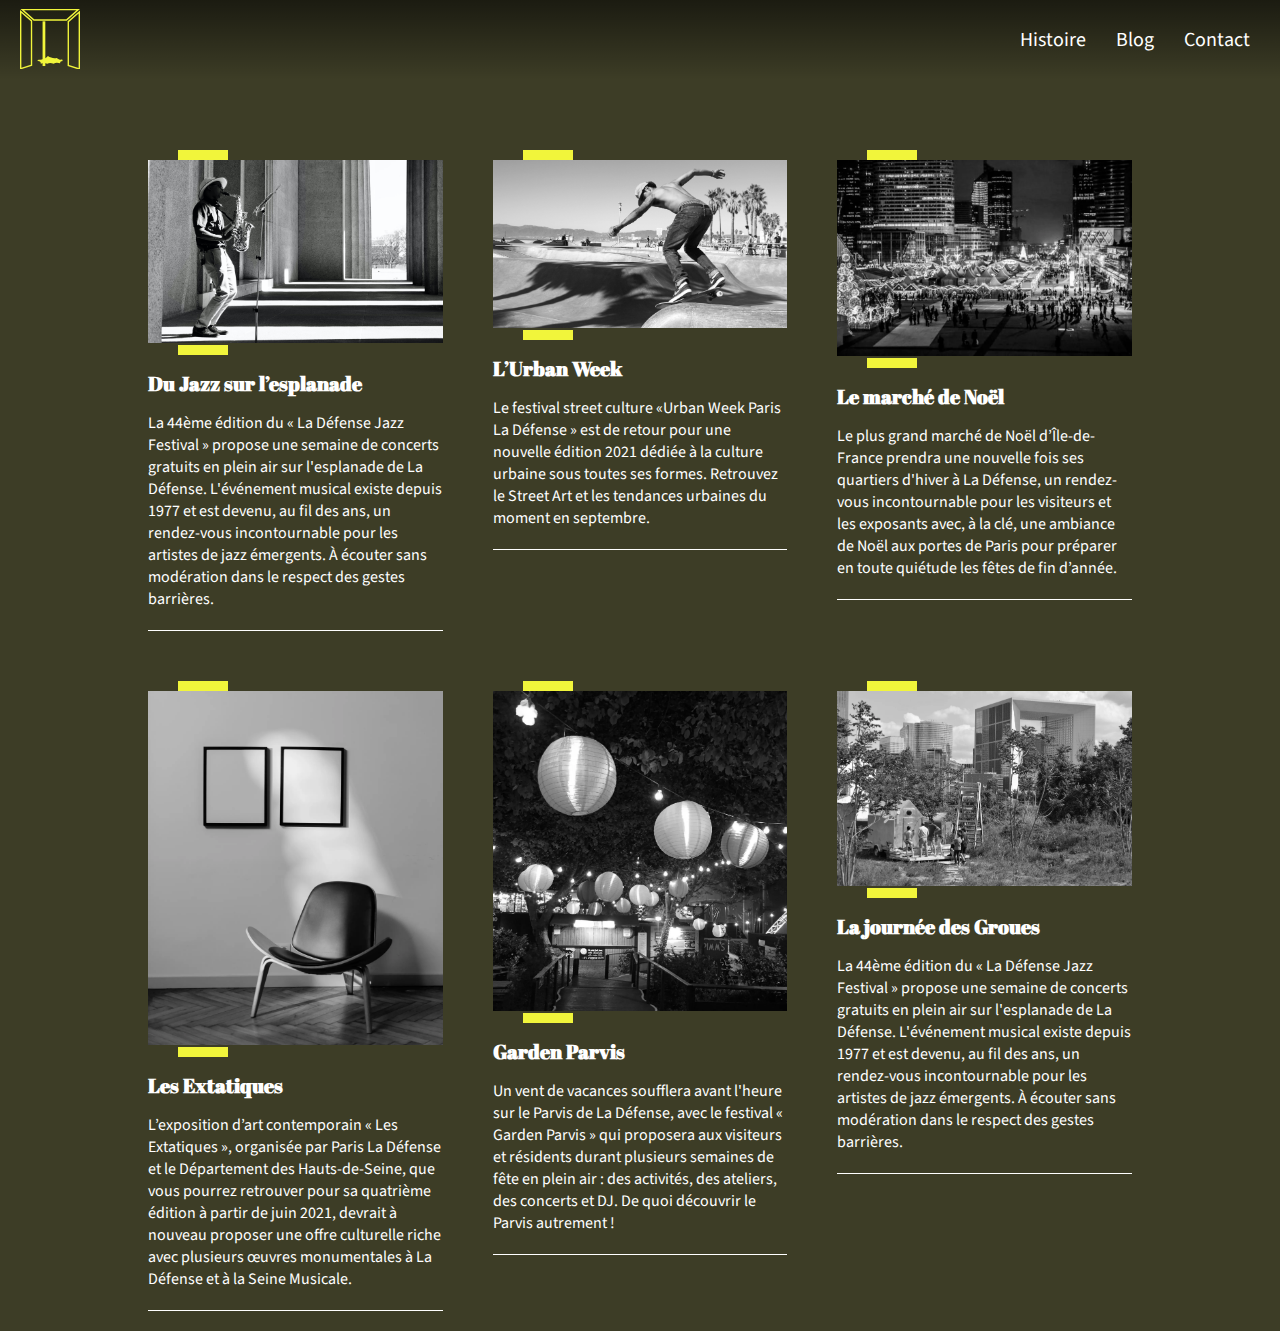
<file: pages/blog.html>
<!DOCTYPE html>
<html lang="en">
<head>
    <meta charset="UTF-8">
    <meta http-equiv="X-UA-Compatible" content="IE=edge">
    <meta name="viewport" content="width=device-width, initial-scale=1.0">
    <!-- FONTS -->
    <link rel="preconnect" href="https://fonts.googleapis.com">
    <link rel="preconnect" href="https://fonts.gstatic.com" crossorigin>
    <link href="https://fonts.googleapis.com/css2?family=Abril+Fatface&family=Source+Sans+Pro:wght@200;300&display=swap" rel="stylesheet">  
    <!-- STYLE -->
    <link rel="stylesheet" href="../assets/style/css/main.css">
    <!-- FAVICON -->
    <link rel="icon" href="./assets/images/logos/favicon.png" type="image/png">
    <title>La Défense</title>
</head>
<body>

    <header>
        <a href="../index.html"><svg id="Calque_1" data-name="Calque 1" xmlns="http://www.w3.org/2000/svg" viewBox="0 0 1531 1556"><path d="M35,101.78l241.31,210.6V1419.86L35,1498.83v-1397m-35-77V1547.11l311.31-101.88V296.47L0,24.78Z" transform="translate(0 0)"/><path d="M1438.63,35,1181,263H361.44L102.75,35H1438.63M1531,0H10.09L348.22,298h846.07L1531,0Z" transform="translate(0 0)"/><path d="M1496,113.65V1507.94l-246-79.34v-1100l246-215m35-77.05L1215,312.71V1454.09L1531,1556V36.6Z" transform="translate(0 0)"/><line class="cls-1" x1="611.05" y1="314.19" x2="611.05" y2="1455.57"/><path d="M423.86,1331.34c75.69-11.51,108.91,11.51,107.37,62.77,52.16-22.84,106.61-21.16,162.88,0,49.45-23.88,104.58-21.66,163.92,0,47.34-24.37,102.78-25.31,165-6.74.46-39,22.76-60.18,72.1-59.14-10.67-6.93-18-17.23-16.6-36.31-50,10.74-96.55-1.3-139-41-86.56,13.22-162.75-2.74-227.72-50.32-48.2,51.43-105.37,97.61-243.28,96.75C467.22,1309.83,452.59,1321.17,423.86,1331.34Z" transform="translate(0 0)"/></svg></a>

        <ul class="nav">
            <li class="items-nav"><a href="../pages/histoire.html">Histoire</a></li>
            <li class="items-nav"><a href="../pages/blog.html">Blog</a></li>
            <li class="items-nav"><a href="../pages/contact.html">Contact</a></li>
        </ul>
    </header>

    <div class="blog">

        <div class="articles">
            <div class="yellow_line"></div>
            <img src="../assets/images/blog/image_blog1.webp" alt="homme jouant du jazz sur l'esplanade de la défense">
            <div class="yellow_line"></div>
            <h3>Du Jazz sur l’esplanade</h3>
            <p>La 44ème édition du « La Défense Jazz Festival » propose une semaine de concerts gratuits en plein air sur l'esplanade de La Défense. L'événement musical existe depuis 1977 et est devenu, au fil des ans, un rendez-vous incontournable pour les artistes de jazz émergents. À écouter sans modération dans le respect des gestes barrières.</p>
        </div>

        <div class="articles">
            <div class="yellow_line"></div>
            <img src="../assets/images/blog/image_blog2.webp" alt="homme jouant du jazz sur l'esplanade de la défense">
            <div class="yellow_line"></div>
            <h3>L’Urban Week</h3>
            <p>Le festival street culture «Urban Week Paris La Défense » est de retour pour une nouvelle édition 2021 dédiée à la culture urbaine sous toutes ses formes. Retrouvez le Street Art et les tendances urbaines du moment en septembre.</p>
        </div>

        <div class="articles">
            <div class="yellow_line"></div>
            <img src="../assets/images/blog/image_blog3.webp" alt="homme jouant du jazz sur l'esplanade de la défense">
            <div class="yellow_line"></div>
            <h3>Le marché de Noël</h3>
            <p>Le plus grand marché de Noël d’Île-de-France prendra une nouvelle fois ses quartiers d'hiver à La Défense, un rendez-vous incontournable pour les visiteurs et les exposants avec, à la clé, une ambiance de Noël aux portes de Paris pour préparer en toute quiétude les fêtes de fin d’année.</p>
        </div>

        <div class="articles">
            <div class="yellow_line"></div>
            <img src="../assets/images/blog/image_blog4.webp" alt="homme jouant du jazz sur l'esplanade de la défense">
            <div class="yellow_line"></div>
            <h3>Les Extatiques</h3>
            <p>L’exposition d’art contemporain « Les Extatiques », organisée par Paris La Défense et le Département des Hauts-de-Seine, que vous pourrez retrouver pour sa quatrième édition à partir de juin 2021, devrait à nouveau proposer une offre culturelle riche avec plusieurs œuvres monumentales à La Défense et à la Seine Musicale.</p>
        </div>


        <div class="articles">
            <div class="yellow_line"></div>
            <img src="../assets/images/blog/image_blog5.webp" alt="homme jouant du jazz sur l'esplanade de la défense">
            <div class="yellow_line"></div>
            <h3>Garden Parvis</h3>
            <p>Un vent de vacances soufflera avant l'heure sur le Parvis de La Défense, avec le festival « Garden Parvis » qui proposera aux visiteurs et résidents durant plusieurs semaines de fête en plein air : des activités, des ateliers, des concerts et DJ. De quoi découvrir le Parvis autrement !</p>
        </div>


        <div class="articles">
            <div class="yellow_line"></div>
            <img src="../assets/images/blog/image_blog6.webp" alt="homme jouant du jazz sur l'esplanade de la défense">
            <div class="yellow_line"></div>
            <h3>La journée des Groues</h3>
            <p>La 44ème édition du « La Défense Jazz Festival » propose une semaine de concerts gratuits en plein air sur l'esplanade de La Défense. L'événement musical existe depuis 1977 et est devenu, au fil des ans, un rendez-vous incontournable pour les artistes de jazz émergents. À écouter sans modération dans le respect des gestes barrières.</p>
        </div>


    </div>
    
</body>
</file>
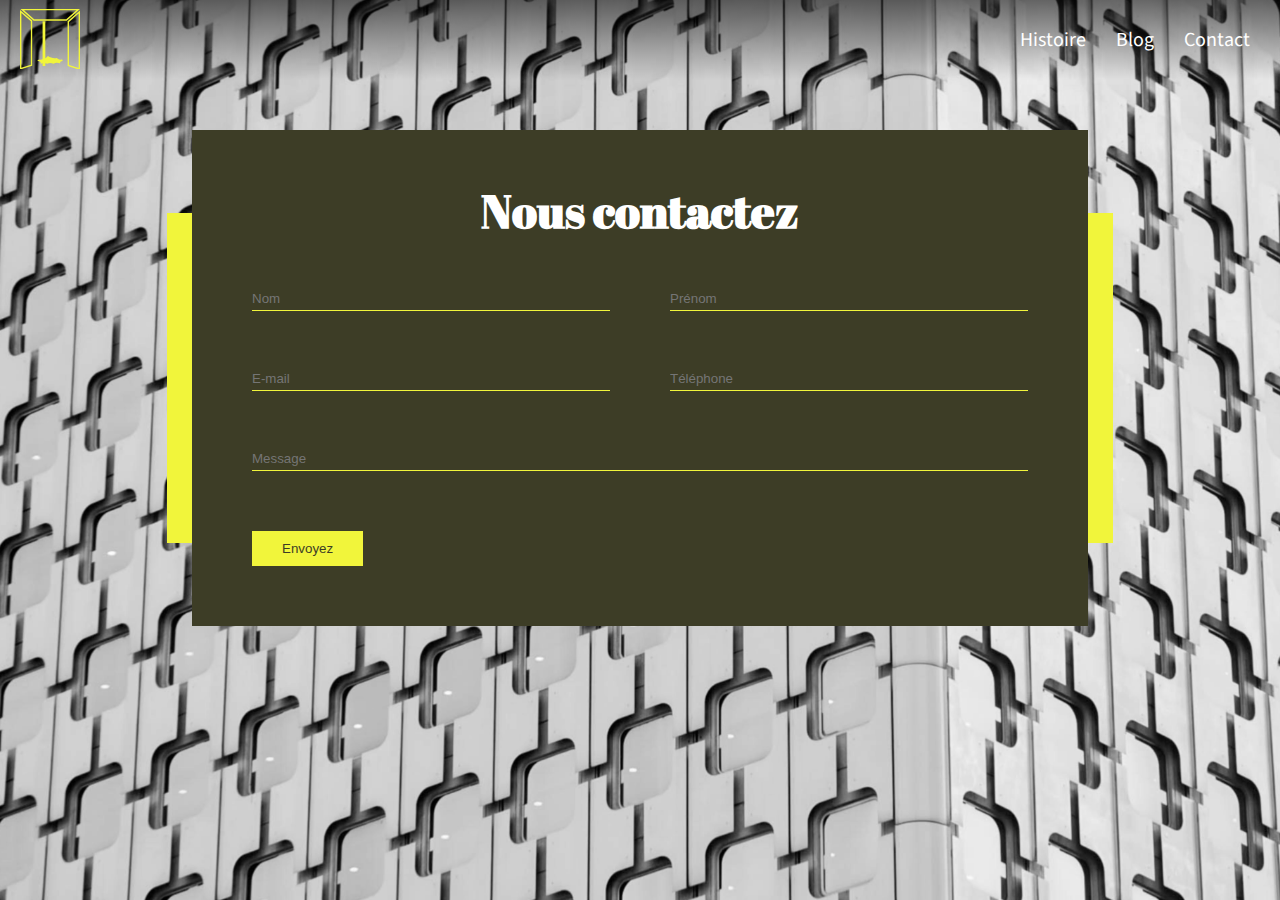
<file: pages/contact.html>
<!DOCTYPE html>
<html lang="en">
<head>
    <meta charset="UTF-8">
    <meta http-equiv="X-UA-Compatible" content="IE=edge">
    <meta name="viewport" content="width=device-width, initial-scale=1.0">
    <!-- FONTS -->
    <link rel="preconnect" href="https://fonts.googleapis.com">
    <link rel="preconnect" href="https://fonts.gstatic.com" crossorigin>
    <link href="https://fonts.googleapis.com/css2?family=Abril+Fatface&family=Source+Sans+Pro:wght@200;300&display=swap" rel="stylesheet">  
    <!-- STYLE -->
    <link rel="stylesheet" href="../assets/style/css/main.css">
    <!-- FAVICON -->
    <link rel="icon" href="./assets/images/logos/favicon.png" type="image/png">
    <title>La Défense</title>
</head>
<body>

    <header>
        <a href="../index.html"><svg id="Calque_1" data-name="Calque 1" xmlns="http://www.w3.org/2000/svg" viewBox="0 0 1531 1556"><path d="M35,101.78l241.31,210.6V1419.86L35,1498.83v-1397m-35-77V1547.11l311.31-101.88V296.47L0,24.78Z" transform="translate(0 0)"/><path d="M1438.63,35,1181,263H361.44L102.75,35H1438.63M1531,0H10.09L348.22,298h846.07L1531,0Z" transform="translate(0 0)"/><path d="M1496,113.65V1507.94l-246-79.34v-1100l246-215m35-77.05L1215,312.71V1454.09L1531,1556V36.6Z" transform="translate(0 0)"/><line class="cls-1" x1="611.05" y1="314.19" x2="611.05" y2="1455.57"/><path d="M423.86,1331.34c75.69-11.51,108.91,11.51,107.37,62.77,52.16-22.84,106.61-21.16,162.88,0,49.45-23.88,104.58-21.66,163.92,0,47.34-24.37,102.78-25.31,165-6.74.46-39,22.76-60.18,72.1-59.14-10.67-6.93-18-17.23-16.6-36.31-50,10.74-96.55-1.3-139-41-86.56,13.22-162.75-2.74-227.72-50.32-48.2,51.43-105.37,97.61-243.28,96.75C467.22,1309.83,452.59,1321.17,423.86,1331.34Z" transform="translate(0 0)"/></svg></a>

        <ul class="nav">
            <li class="items-nav"><a href="../pages/histoire.html">Histoire</a></li>
            <li class="items-nav"><a href="../pages/blog.html">Blog</a></li>
            <li class="items-nav"><a href="../pages/contact.html">Contact</a></li>
        </ul>
    </header>

    <div class="contact">

        <div class="container_contact">

            <div class="yellow_line_contact"></div>
            <div class="form_contact">
                <h2>Nous contactez</h2>
                <form action="">
                    <input type="text" placeholder="Nom">
                    
                    <input type="text" placeholder="Prénom">
                    
                    <input type="mail" placeholder="E-mail">
                    
                    <input type="phone" placeholder="Téléphone">
                    
                    <input type="text" placeholder="Message" class="message">
                    
                    <button>Envoyez</button>
                </form>
            </div>
            <div class="yellow_line_contact"></div>
            
        </div>

    </div>
    
</body>
</file>
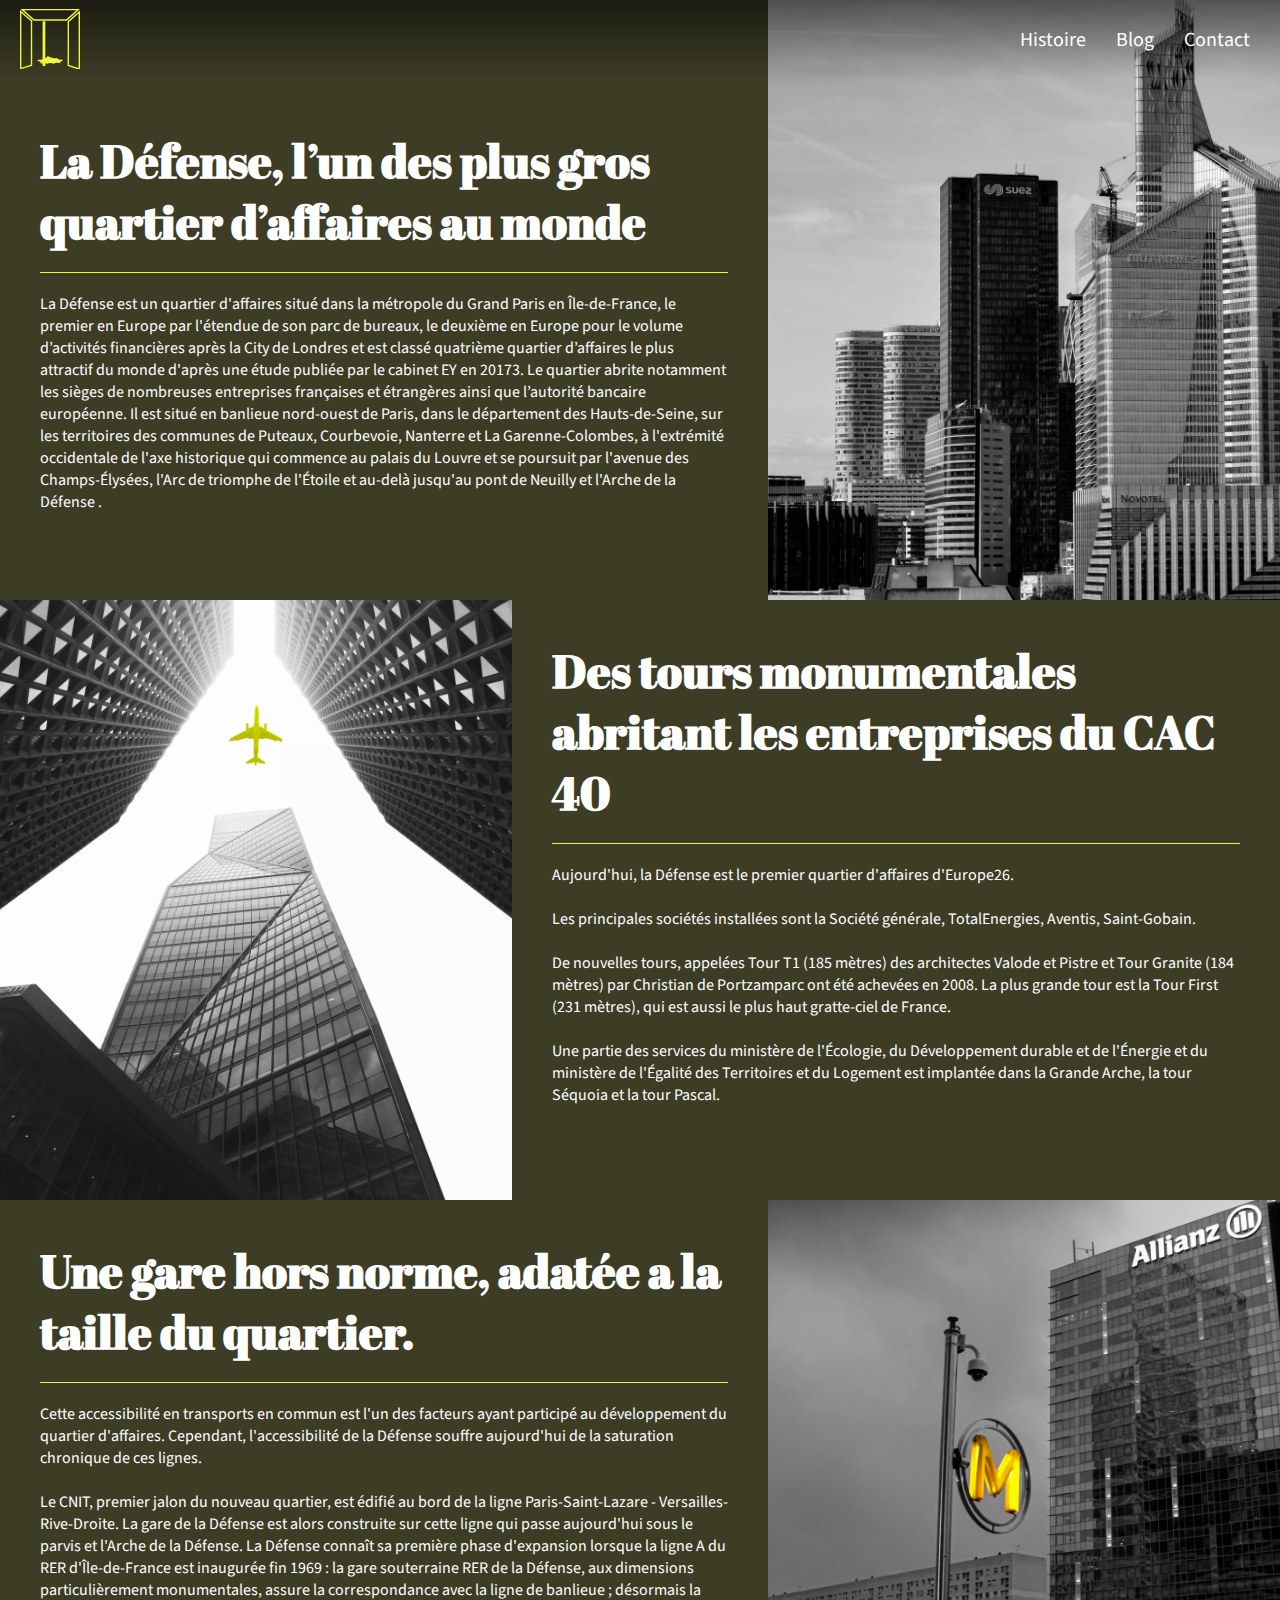
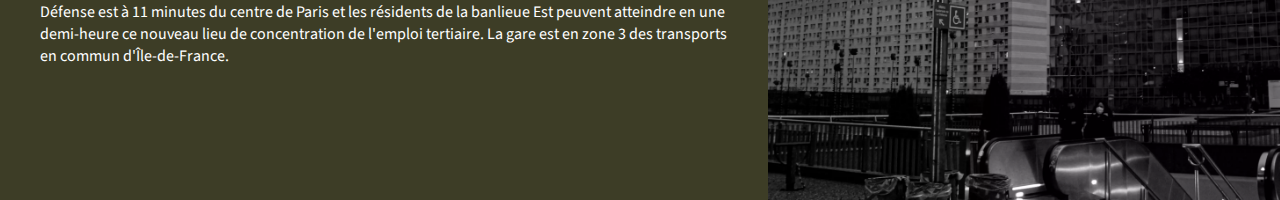
<file: pages/histoire.html>
<!DOCTYPE html>
<html lang="en">
<head>
    <meta charset="UTF-8">
    <meta http-equiv="X-UA-Compatible" content="IE=edge">
    <meta name="viewport" content="width=device-width, initial-scale=1.0">
    <!-- FONTS -->
    <link rel="preconnect" href="https://fonts.googleapis.com">
    <link rel="preconnect" href="https://fonts.gstatic.com" crossorigin>
    <link href="https://fonts.googleapis.com/css2?family=Abril+Fatface&family=Source+Sans+Pro:wght@200;300&display=swap" rel="stylesheet">  
    <!-- STYLE -->
    <link rel="stylesheet" href="../assets/style/css/main.css">
    <!-- FAVICON -->
    <link rel="icon" href="./assets/images/logos/favicon.png" type="image/png">
    <title>La Défense</title>
</head>
<body>

    <header>
        <a href="../index.html"><svg id="Calque_1" data-name="Calque 1" xmlns="http://www.w3.org/2000/svg" viewBox="0 0 1531 1556"><path d="M35,101.78l241.31,210.6V1419.86L35,1498.83v-1397m-35-77V1547.11l311.31-101.88V296.47L0,24.78Z" transform="translate(0 0)"/><path d="M1438.63,35,1181,263H361.44L102.75,35H1438.63M1531,0H10.09L348.22,298h846.07L1531,0Z" transform="translate(0 0)"/><path d="M1496,113.65V1507.94l-246-79.34v-1100l246-215m35-77.05L1215,312.71V1454.09L1531,1556V36.6Z" transform="translate(0 0)"/><line class="cls-1" x1="611.05" y1="314.19" x2="611.05" y2="1455.57"/><path d="M423.86,1331.34c75.69-11.51,108.91,11.51,107.37,62.77,52.16-22.84,106.61-21.16,162.88,0,49.45-23.88,104.58-21.66,163.92,0,47.34-24.37,102.78-25.31,165-6.74.46-39,22.76-60.18,72.1-59.14-10.67-6.93-18-17.23-16.6-36.31-50,10.74-96.55-1.3-139-41-86.56,13.22-162.75-2.74-227.72-50.32-48.2,51.43-105.37,97.61-243.28,96.75C467.22,1309.83,452.59,1321.17,423.86,1331.34Z" transform="translate(0 0)"/></svg></a>

        <ul class="nav">
            <li class="items-nav"><a href="../pages/histoire.html">Histoire</a></li>
            <li class="items-nav"><a href="../pages/blog.html">Blog</a></li>
            <li class="items-nav"><a href="../pages/contact.html">Contact</a></li>
        </ul>
    </header>

    <div class="histoire">

        <section class="section1">

            <div class="texte">

                <h2>La Défense, l’un des plus gros quartier d’affaires au monde</h2>

                <div class="line"></div>

                <p>La Défense est un quartier d'affaires situé dans la métropole du Grand Paris en Île-de-France, le premier en Europe par l'étendue de son parc de bureaux, le deuxième en Europe pour le volume d’activités financières après la City de Londres et est classé quatrième quartier d’affaires le plus attractif du monde d'après une étude publiée par le cabinet EY en 20173. Le quartier abrite notamment les sièges de nombreuses entreprises françaises et étrangères ainsi que l’autorité bancaire européenne. Il est situé en banlieue nord-ouest de Paris, dans le département des Hauts-de-Seine, sur les territoires des communes de Puteaux, Courbevoie, Nanterre et La Garenne-Colombes, à l'extrémité occidentale de l'axe historique qui commence au palais du Louvre et se poursuit par l'avenue des Champs-Élysées, l'Arc de triomphe de l'Étoile et au-delà jusqu'au pont de Neuilly et l'Arche de la Défense .</p>
                
            </div>
            
            <div class="fond"></div>

        </section>

        <section class="section2">

            <div class="texte">

                <h2>Des tours monumentales abritant les entreprises du CAC 40</h2>

                <div class="line"></div>

                <p>Aujourd'hui, la Défense est le premier quartier d'affaires d'Europe26. <br><br>

                Les principales sociétés installées sont la Société générale, TotalEnergies, Aventis, Saint-Gobain. <br><br>
                
                De nouvelles tours, appelées Tour T1 (185 mètres) des architectes Valode et Pistre et Tour Granite (184 mètres) par Christian de Portzamparc ont été achevées en 2008. La plus grande tour est la Tour First (231 mètres), qui est aussi le plus haut gratte-ciel de France. <br><br>
                
                Une partie des services du ministère de l'Écologie, du Développement durable et de l'Énergie et du ministère de l'Égalité des Territoires et du Logement est implantée dans la Grande Arche, la tour Séquoia et la tour Pascal.</p>
                
            </div>
            
            <div class="fond"></div>

        </section>

        <section class="section3">

            <div class="texte">

                <h2>Une gare hors norme, adatée a la taille du quartier.</h2>

                <div class="line"></div>

                <p>Cette accessibilité en transports en commun est l'un des facteurs ayant participé au développement du quartier d'affaires. Cependant, l'accessibilité de la Défense souffre aujourd'hui de la saturation chronique de ces lignes. <br><br>

                Le CNIT, premier jalon du nouveau quartier, est édifié au bord de la ligne Paris-Saint-Lazare - Versailles-Rive-Droite. La gare de la Défense est alors construite sur cette ligne qui passe aujourd'hui sous le parvis et l'Arche de la Défense. La Défense connaît sa première phase d'expansion lorsque la ligne A du RER d'Île-de-France est inaugurée fin 1969 : la gare souterraine RER de la Défense, aux dimensions particulièrement monumentales, assure la correspondance avec la ligne de banlieue ; désormais la Défense est à 11 minutes du centre de Paris et les résidents de la banlieue Est peuvent atteindre en une demi-heure ce nouveau lieu de concentration de l'emploi tertiaire. La gare est en zone 3 des transports en commun d'Île-de-France.</p>
                
            </div>
            
            <div class="fond"></div>

        </section>

    </div>

</body>
</file>
<file: assets/style/css/main.css>
:root {
  --yellow: #F1F53B;
  --black: #3d3d26;
  --white: #fff;
  --abril: "Abril Fatface", cursive;
  --source: "Source Sans Pro", sans-serif;
  --transition: 0.3s;
}

*, *::after, *::after {
  margin: 0;
  padding: 0;
  box-sizing: border-box;
}

body {
  font-size: 62.5%;
}

h1 {
  font-family: var(--abril);
  font-size: clamp(30px, 5vw, 80px);
  color: var(--white);
}

h2 {
  font-family: var(--abril);
  font-size: calc(20px + 2vw);
  color: var(--white);
}

h3 {
  font-family: var(--abril);
  font-size: 2em;
  color: var(--white);
}

p {
  font-family: var(--source);
  font-size: 1.6em;
  color: var(--white);
}

.legend {
  font-family: var(--source);
  font-size: clamp(1.6em, 2vw, 3em);
  color: var(--white);
}

button {
  background: var(--yellow);
  box-sizing: border-box !important;
  padding: 10px 30px;
  border: none;
  color: var(--black);
  cursor: pointer;
  transition: 0.3s;
}
button:hover {
  background: transparent;
  color: var(--yellow);
  border: 2px solid var(--yellow);
}

header {
  position: absolute;
  z-index: 999;
  display: flex;
  justify-content: space-between;
  align-items: center;
  width: 100%;
  height: 80px;
  background: linear-gradient(rgba(0, 0, 0, 0.555), rgba(0, 0, 0, 0));
}
header svg {
  margin-left: 20px;
  width: 60px;
  height: auto;
  cursor: pointer;
  fill: var(--yellow);
}
@media screen and (max-width: 500px) {
  header svg {
    width: 30px;
  }
}
header svg .cls-1 {
  fill: none;
  stroke: var(--yellow);
  stroke-miterlimit: 10;
  stroke-width: 70px;
}
header svg:hover {
  fill: var(--white);
  transition: var(--transition);
}
header svg:hover .cls-1 {
  stroke: var(--white);
  transition: var(--transition);
}
header .nav {
  display: flex;
}
header .nav .items-nav {
  list-style-type: none;
  font-family: var(--source);
  padding-right: 30px;
}
header .nav .items-nav a {
  text-decoration: none;
  cursor: pointer;
  color: var(--white);
  font-size: 2em;
}
header .nav .items-nav a:hover {
  color: var(--yellow);
  transition: var(--transition);
}

.index {
  background-image: url(../../images/background/Background_index.webp);
  background-size: cover;
  background-attachment: fixed;
  background-position: center;
  overflow: hidden;
  position: absolute;
  width: 100%;
  height: 100%;
}

.hero {
  position: absolute;
  top: 20vh;
  width: 60%;
  padding: 40px;
}
@media screen and (max-width: 500px) {
  .hero {
    top: 200px;
    width: 100%;
    padding: 20px;
  }
}
.hero button {
  margin-top: 15px;
}

.histoire {
  width: 100%;
  height: 600px;
}
@media screen and (max-width: 500px) {
  .histoire {
    height: fit-content;
  }
}
.histoire .section1 {
  display: flex;
  width: 100%;
  height: 100%;
}
@media screen and (max-width: 800px) {
  .histoire .section1 {
    flex-direction: column;
  }
}
.histoire .section1 .texte {
  padding-top: 130px;
}
.histoire .section1 .fond {
  background-image: url(../../images/histoire/image_histoire1.webp);
}
.histoire .section2 {
  display: flex;
  flex-direction: row-reverse;
  width: 100%;
  height: 100%;
}
@media screen and (max-width: 800px) {
  .histoire .section2 {
    flex-direction: column;
  }
}
.histoire .section2 .fond {
  background-image: url(../../images/histoire/image_histoire2.webp);
}
.histoire .section3 {
  display: flex;
  width: 100%;
  height: 100%;
}
@media screen and (max-width: 800px) {
  .histoire .section3 {
    flex-direction: column;
  }
}
.histoire .section3 .fond {
  background-image: url(../../images/histoire/image_histoire3.webp);
}
.histoire .texte {
  padding: 40px;
  width: 60%;
  background: var(--black);
  height: 100%;
}
@media screen and (max-width: 800px) {
  .histoire .texte {
    width: 100%;
  }
}
.histoire .texte .line {
  width: 100%;
  margin: 20px 0;
  height: 1px;
  background: var(--yellow);
}
.histoire .fond {
  width: 40%;
  height: 100%;
  background-size: cover;
  background-position: center;
  overflow: hidden;
}
@media screen and (max-width: 800px) {
  .histoire .fond {
    width: 100%;
    height: 500px;
  }
}

.blog {
  padding: 0 10%;
  padding-top: 130px;
  background: var(--black);
  width: 100%;
  height: 100%;
  display: grid;
  grid-template-columns: 1fr 1fr 1fr;
  grid-gap: 10px;
}
@media screen and (max-width: 800px) {
  .blog {
    grid-template-columns: 1fr 1fr;
  }
}
@media screen and (max-width: 500px) {
  .blog {
    grid-template-columns: 1fr;
  }
}
.blog .articles {
  padding: 20px;
}
.blog .articles .yellow_line {
  width: 50px;
  height: 10px;
  margin-left: 30px;
  background: var(--yellow);
}
.blog .articles img {
  width: 100%;
}
.blog .articles h3 {
  padding: 15px 0;
}
.blog .articles p {
  padding-bottom: 20px;
  border-bottom: 1px solid var(--white);
}

.contact {
  background-image: url(../../images/background/Background_contact.webp);
  background-size: cover;
  background-attachment: fixed;
  background-position: center;
  overflow: hidden;
  position: absolute;
  width: 100%;
  height: 100%;
}
@media screen and (max-width: 800px) {
  .contact {
    height: 130vh;
  }
}

.yellow_line_contact {
  width: 25px;
  height: 330px;
  background: var(--yellow);
}
@media screen and (max-width: 500px) {
  .yellow_line_contact {
    display: none;
  }
}

.container_contact {
  display: flex;
  margin-top: 130px;
  margin-bottom: 200px;
  justify-content: center;
  align-items: center;
}
@media screen and (max-width: 500px) {
  .container_contact {
    margin-top: 115px;
  }
}
.container_contact .form_contact {
  padding: 30px;
  background: var(--black);
  width: 70%;
  height: fit-content;
  display: flex;
  flex-direction: column;
}
@media screen and (max-width: 500px) {
  .container_contact .form_contact {
    width: 100%;
  }
}
.container_contact .form_contact h2 {
  margin: 20px auto;
}
.container_contact .form_contact form {
  display: grid;
  grid-template-columns: 1fr 1fr;
}
@media screen and (max-width: 800px) {
  .container_contact .form_contact form {
    grid-template-columns: 1fr;
  }
}
.container_contact .form_contact form input {
  padding-bottom: 4px;
  margin: 30px;
  background: var(--black);
  color: var(--white);
  border: none;
  border-bottom: 1px solid var(--yellow);
  outline: none;
}
.container_contact .form_contact form input:nth-child(5) {
  grid-column: 1/3;
}
@media screen and (max-width: 800px) {
  .container_contact .form_contact form input:nth-child(5) {
    grid-column: 1/2;
  }
}
.container_contact .form_contact button {
  width: fit-content;
  margin: 30px;
}

/*# sourceMappingURL=main.css.map */
</file>
